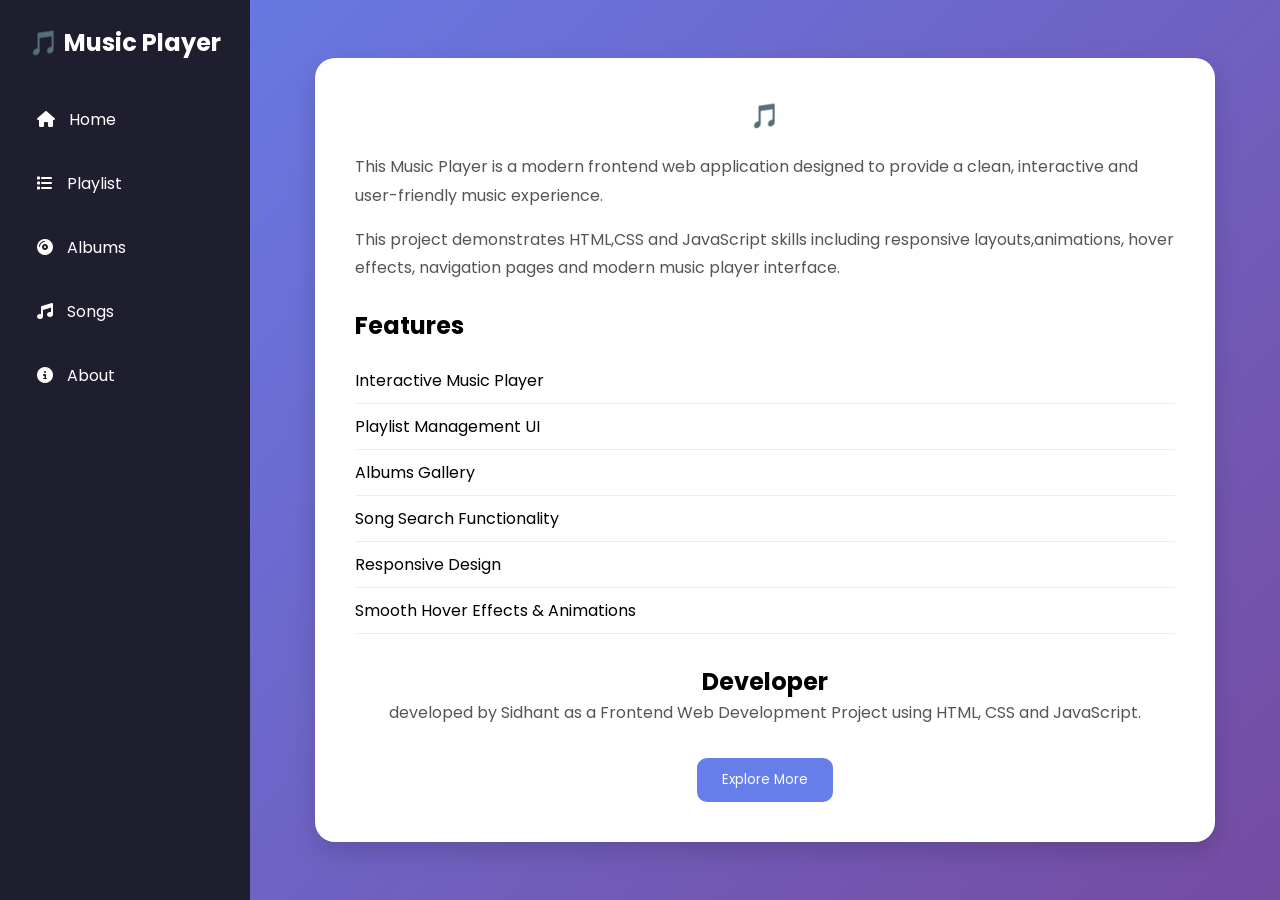
<file: pages/about.html>
<!DOCTYPE html>
<html lang="en">
<head>
    <meta charset="UTF-8">
    <meta name="viewport" content="width=device-width, initial-scale=1.0">
    <title>About - Music Player</title>

    <link rel="stylesheet" href="../css/style.css">

    <link rel="stylesheet"
    href="https://cdnjs.cloudflare.com/ajax/libs/font-awesome/6.5.1/css/all.min.css">
</head>
<body>

    <!-- sidebar -->
    <div class="sidebar">

        <h2>🎵 Music Player</h2>

        <ul>
            <li><a href="home.html"><i class="fas fa-home"></i> Home</a></li>
            <li><a href="playlist.html"><i class="fas fa-list"></i> Playlist</a></li>
            <li><a href="albums.html"><i class="fas fa-compact-disc"></i> Albums</a></li>
            <li><a href="songs.html"><i class="fas fa-music"></i> Songs</a></li>
            <li><a href="about.html"><i class="fas fa-info-circle"></i> About</a></li>
        </ul>

    </div>

    <!-- Main content -->
    <div class="main-content">

        <section class="about-container">

            <div class="about-card">

                <h1 ><center>🎵</center></h1>

                <p>
                    This Music Player is a modern frontend web application
                    designed to provide a clean, interactive and user-friendly
                    music experience.
                </p>

                <p>
                    This project demonstrates HTML,CSS and JavaScript skills
                    including responsive layouts,animations, hover effects,
                    navigation pages and modern music player interface.
                </p>

                <!-- sone features -->
                
                <div class="features-box">

                    <h2> Features</h2>

                    <ul>
                        <li> Interactive Music Player</li>
                        <li> Playlist Management UI</li>
                        <li> Albums Gallery</li>
                        <li> Song Search Functionality</li>
                        <li> Responsive Design</li>
                        <li> Smooth Hover Effects & Animations</li>
                    </ul>

                </div>
                <!-- Developer information -->
                <div class="developer-box">

                    <h2> Developer</h2>

                    <p>
                        developed by Sidhant as a Frontend Web Development Project
                        using HTML, CSS and JavaScript.
                    </p>

                    <button class="about-btn">
                        Explore More
                    </button>

                </div>

            </div>

        </section>

    </div>

</body>
</html>
</file>
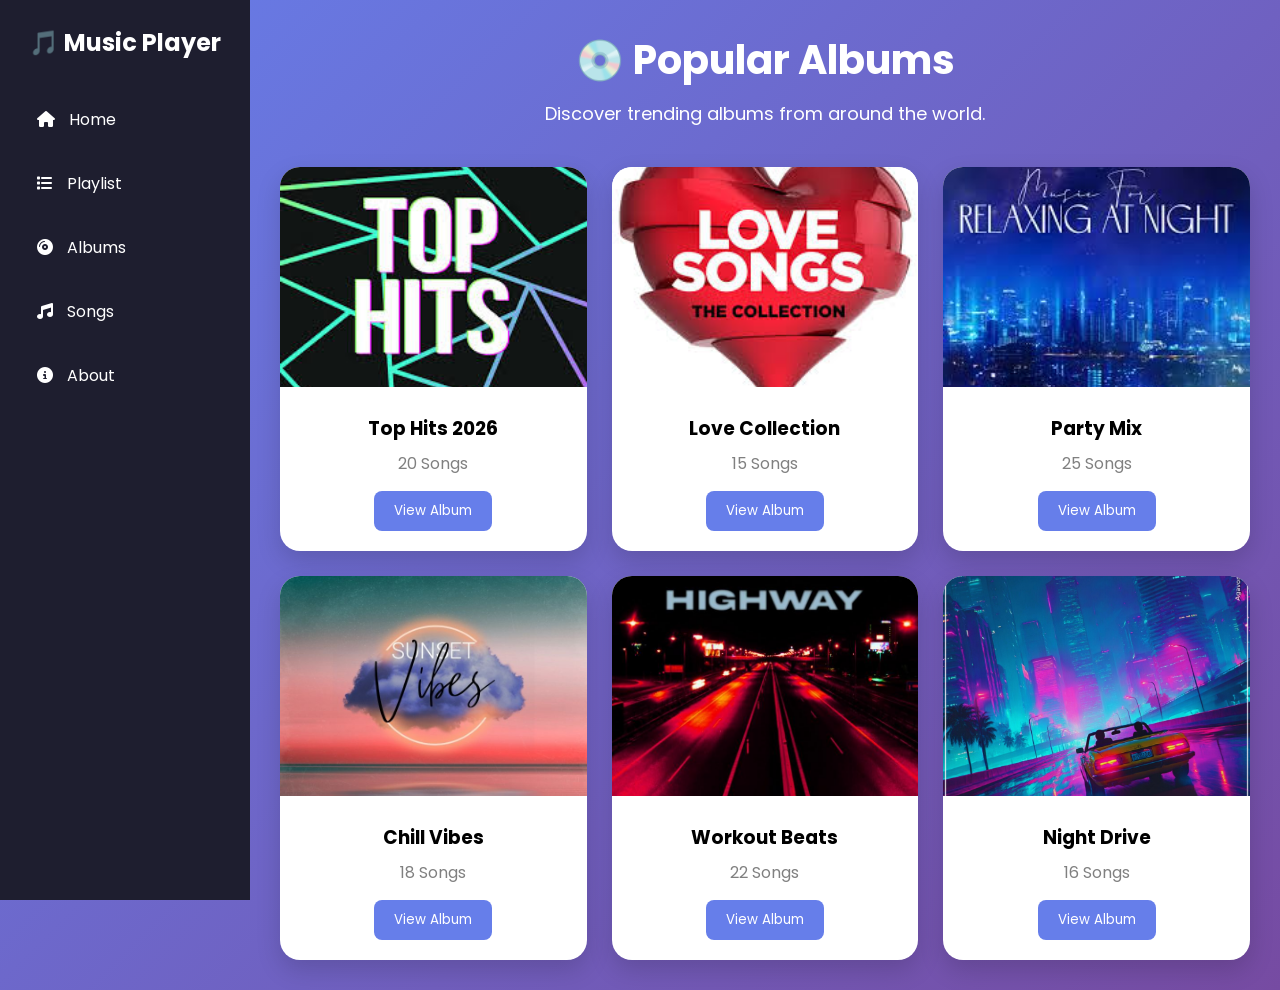
<file: pages/albums.html>
<!DOCTYPE html>
<html lang="en">
<head>
    <meta charset="UTF-8">
    <meta name="viewport" content="width=device-width, initial-scale=1.0">
    <title>Albums - Music Player</title>

    <link rel="stylesheet" href="../css/style.css">

    <link rel="stylesheet"
    href="https://cdnjs.cloudflare.com/ajax/libs/font-awesome/6.5.1/css/all.min.css">
</head>
<body>

    <!-- sidebar -->
    <div class="sidebar">

        <h2>🎵 Music Player</h2>

        <ul>
            <li><a href="home.html"><i class="fas fa-home"></i> Home</a></li>
            <li><a href="playlist.html"><i class="fas fa-list"></i> Playlist</a></li>
            <li><a href="albums.html"><i class="fas fa-compact-disc"></i> Albums</a></li>
            <li><a href="songs.html"><i class="fas fa-music"></i> Songs</a></li>
            <li><a href="about.html"><i class="fas fa-info-circle"></i> About</a></li>
        </ul>

    </div>

    <!-- Main content -->
    <div class="main-content">

        <!-- Header -->
        <section class="page-header">
            <h1>💿 Popular Albums</h1>
            <p>Discover trending albums from around the world.</p>
        </section>

        <!-- Albums grids-->
        <div class="albums-grid">

            <div class="album-card">
                <img src="../images/album1.jpg" alt="Album">
                <div class="album-info">
                    <h3>Top Hits 2026</h3>
                    <p>20 Songs</p>
                    <button>View Album</button>
                </div>
            </div>

            <div class="album-card">
                <img src="../images/album2.jpg" alt="Album">
                <div class="album-info">
                    <h3>Love Collection</h3>
                    <p>15 Songs</p>
                    <button>View Album</button>
                </div>
            </div>

            <div class="album-card">
                <img src="../images/album3.jpg" alt="Album">
                <div class="album-info">
                    <h3>Party Mix</h3>
                    <p>25 Songs</p>
                    <button>View Album</button>
                </div>
            </div>

            <div class="album-card">
                <img src="../images/album4.jpg" alt="Album">
                <div class="album-info">
                    <h3>Chill Vibes</h3>
                    <p>18 Songs</p>
                    <button>View Album</button>
                </div>
            </div>

            <div class="album-card">
                <img src="../images/album5.jpg" alt="Album">
                <div class="album-info">
                    <h3>Workout Beats</h3>
                    <p>22 Songs</p>
                    <button>View Album</button>
                </div>
            </div>

            <div class="album-card">
                <img src="../images/album6.jpg" alt="Album">
                <div class="album-info">
                    <h3>Night Drive</h3>
                    <p>16 Songs</p>
                    <button>View Album</button>
                </div>
            </div>

        </div>

    </div>

</body>
</html>
</file>
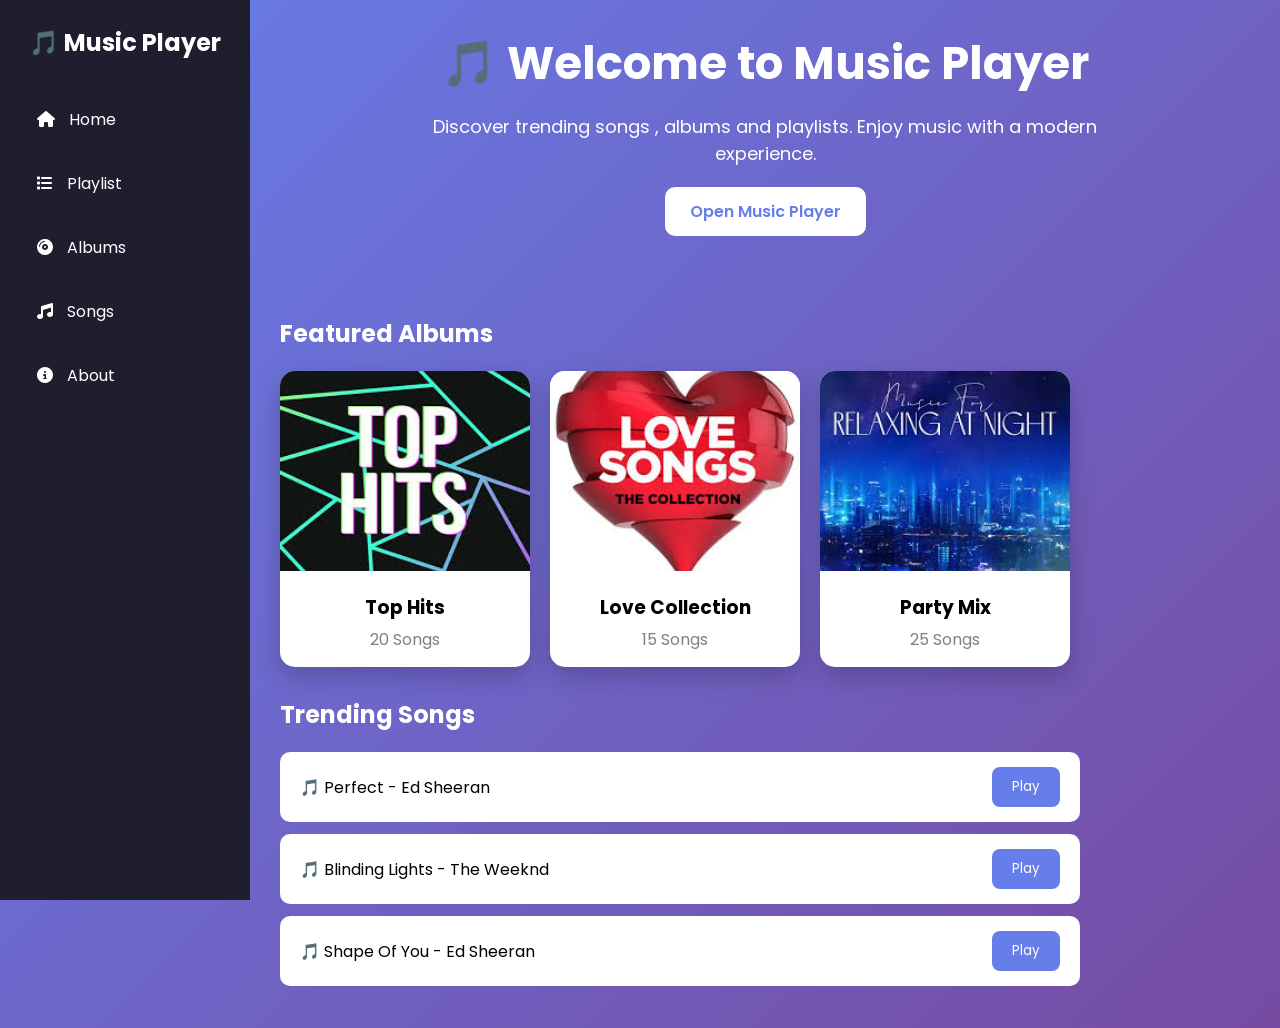
<file: pages/home.html>
<!DOCTYPE html>
<html lang="en">
<head>
    <meta charset="UTF-8">
    <meta name="viewport" content="width=device-width, initial-scale=1.0">
    <title>Music Player - Home</title>

    <link rel="stylesheet" href="../css/style.css">

    <link rel="stylesheet"
    href="https://cdnjs.cloudflare.com/ajax/libs/font-awesome/6.5.1/css/all.min.css">
</head>
<body>

    <!-- Sidebar -->
    <div class="sidebar">

        <h2>🎵 Music Player</h2>

        <ul>
            <li><a href="home.html"><i class="fas fa-home"></i> Home</a></li>

            <li><a href="playlist.html"><i class="fas fa-list"></i> Playlist</a></li>

            <li><a href="albums.html"><i class="fas fa-compact-disc"></i> Albums</a></li>

            <li><a href="songs.html"><i class="fas fa-music"></i> Songs</a></li>

            <li><a href="about.html"><i class="fas fa-info-circle"></i> About</a></li>
        </ul>

    </div>

    <!-- main content -->
    <div class="main-content">

        <!-- hero section -->
        <section class="hero-section">

            <h1>🎵 Welcome to Music Player</h1>

            <p>
                Discover trending songs , albums and playlists.
                Enjoy music with a modern experience.
            </p>

            <a href="../index.html" class="hero-btn">
                Open Music Player
            </a>

        </section>

        <!-- Featured albums -->
        <section class="featured-section">

            <h2>Featured Albums</h2>

            <div class="card-container">

                <div class="music-card">
                    <img src="../images/album1.jpg" alt="">
                    <h3>Top Hits</h3>
                    <p>20 Songs</p>
                </div>

                <div class="music-card">
                    <img src="../images/album2.jpg" alt="">
                    <h3>Love Collection</h3>
                    <p>15 Songs</p>
                </div>

                <div class="music-card">
                    <img src="../images/album3.jpg" alt="">
                    <h3>Party Mix</h3>
                    <p>25 Songs</p>
                </div>

            </div>

        </section>

        <!-- Trending Songs -->
        <section class="featured-section">

            <h2>Trending Songs</h2>

            <div class="song-list">

                <div class="song-item">
                    <span>🎵 Perfect - Ed Sheeran</span>
                    <button>Play</button>
                </div>

                <div class="song-item">
                    <span>🎵 Blinding Lights - The Weeknd</span>
                    <button>Play</button>
                </div>

                <div class="song-item">
                    <span>🎵 Shape Of You - Ed Sheeran</span>
                    <button>Play</button>
                </div>

            </div>

        </section>

    </div>

</body>
</html>
</file>
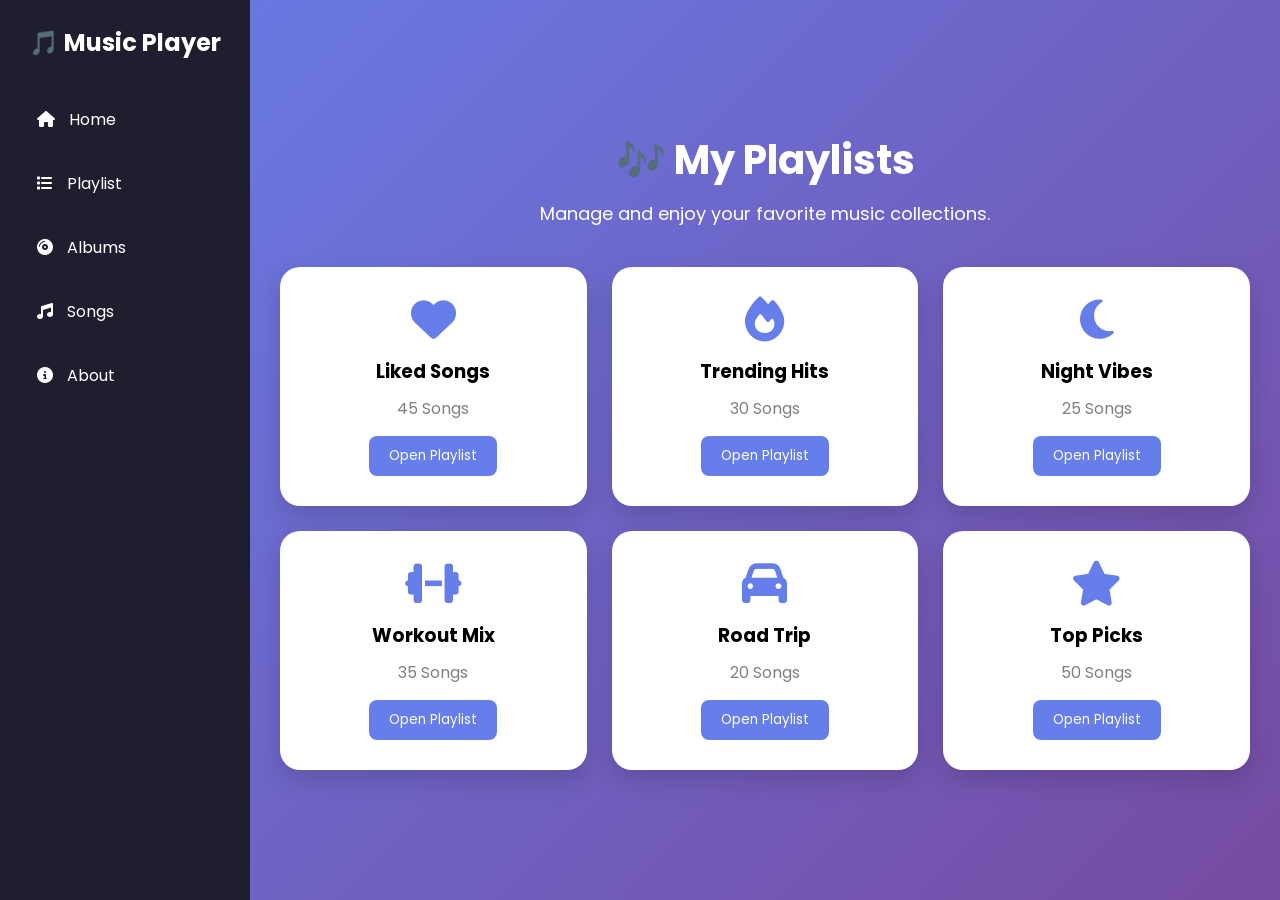
<file: pages/playlist.html>
<!DOCTYPE html>
<html lang="en">
<head>
    <meta charset="UTF-8">
    <meta name="viewport" content="width=device-width, initial-scale=1.0">
    <title>Playlist - Music Player</title>

    <link rel="stylesheet" href="../css/style.css">

    <link rel="stylesheet"
    href="https://cdnjs.cloudflare.com/ajax/libs/font-awesome/6.5.1/css/all.min.css">
</head>
<body>

    <!-- sidebar -->
    <div class="sidebar">

        <h2>🎵 Music Player</h2>

        <ul>
            <li><a href="home.html"><i class="fas fa-home"></i> Home</a></li>
            <li><a href="playlist.html"><i class="fas fa-list"></i> Playlist</a></li>
            <li><a href="albums.html"><i class="fas fa-compact-disc"></i> Albums</a></li>
            <li><a href="songs.html"><i class="fas fa-music"></i> Songs</a></li>
            <li><a href="about.html"><i class="fas fa-info-circle"></i> About</a></li>
        </ul>

    </div>

    <!-- main content -->
    <div class="main-content">

        <!-- page header -->
        <section class="page-header">
            <h1>🎶 My Playlists</h1>
            
            <p>Manage and enjoy your favorite music collections.</p>
        </section>

        
        <!-- 6 playlist sections given -->
        
        <div class="playlist-grid">

            <div class="playlist-card">
                <i class="fas fa-heart"></i>
                <h3>Liked Songs</h3>
                <p>45 Songs</p>
                <button>Open Playlist</button>
            </div>

            <div class="playlist-card">
                <i class="fas fa-fire"></i>
                <h3>Trending Hits</h3>
                <p>30 Songs</p>
                <button>Open Playlist</button>
            </div>

            <div class="playlist-card">
                <i class="fas fa-moon"></i>
                <h3>Night Vibes</h3>
                <p>25 Songs</p>
                <button>Open Playlist</button>
            </div>

            <div class="playlist-card">
                <i class="fas fa-dumbbell"></i>
                <h3>Workout Mix</h3>
                <p>35 Songs</p>
                <button>Open Playlist</button>
            </div>

            <div class="playlist-card">
                <i class="fas fa-car"></i>
                <h3>Road Trip</h3>
                <p>20 Songs</p>
                <button>Open Playlist</button>
            </div>

            <div class="playlist-card">
                <i class="fas fa-star"></i>
                <h3>Top Picks</h3>
                <p>50 Songs</p>
                <button>Open Playlist</button>
            </div>

        </div>

    </div>

</body>
</html>
</file>
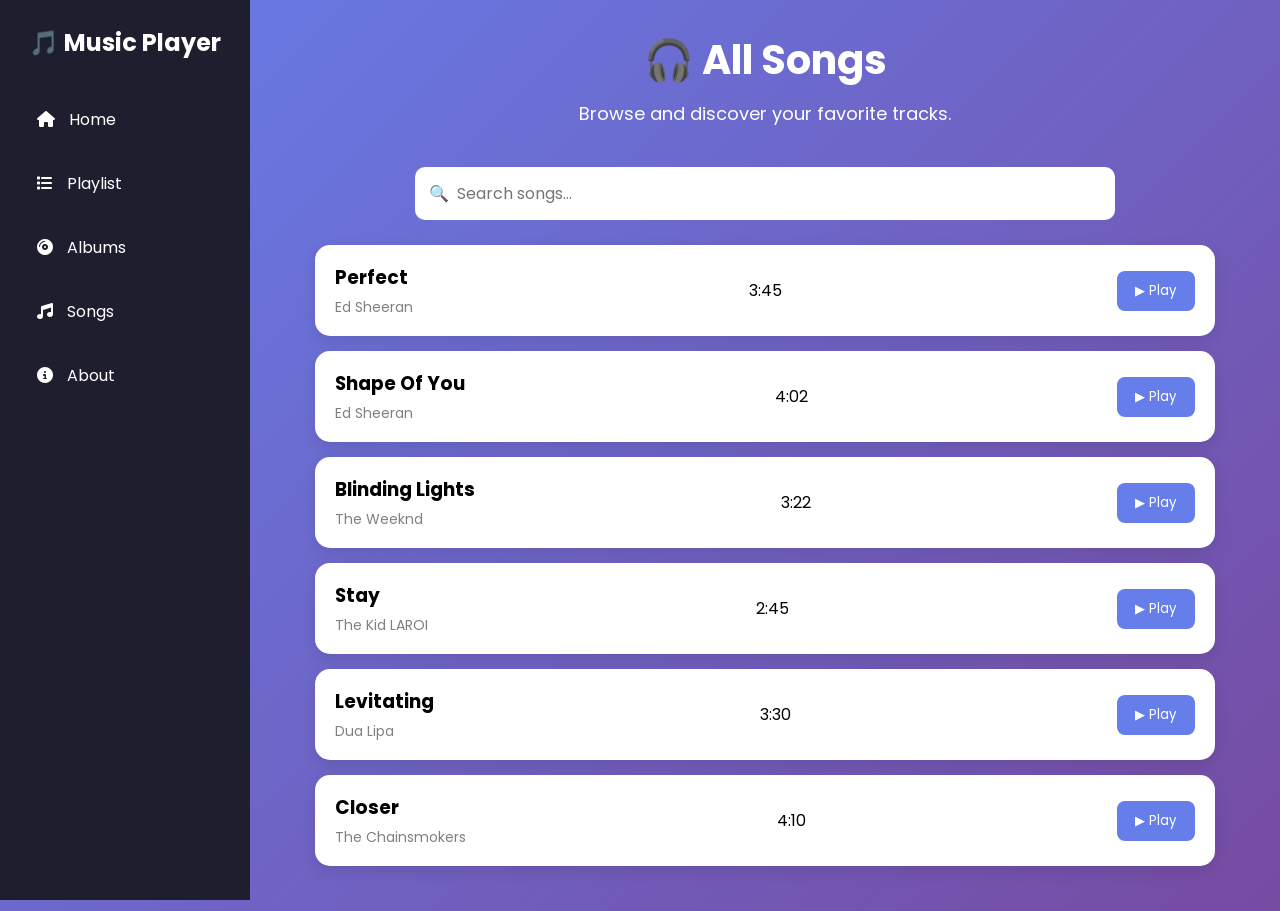
<file: pages/songs.html>
<!DOCTYPE html>
<html lang="en">
<head>
    <meta charset="UTF-8">
    <meta name="viewport" content="width=device-width, initial-scale=1.0">
    <title>Songs - Music Player</title>

    <link rel="stylesheet" href="../css/style.css">

    <link rel="stylesheet"
    href="https://cdnjs.cloudflare.com/ajax/libs/font-awesome/6.5.1/css/all.min.css">
</head>
<body>

    <!-- sidebar -->
    <div class="sidebar">

        <h2>🎵 Music Player</h2>

        <ul>
            <li><a href="home.html"><i class="fas fa-home"></i> Home</a></li>
            <li><a href="playlist.html"><i class="fas fa-list"></i> Playlist</a></li>
            <li><a href="albums.html"><i class="fas fa-compact-disc"></i> Albums</a></li>
            <li><a href="songs.html"><i class="fas fa-music"></i> Songs</a></li>
            <li><a href="about.html"><i class="fas fa-info-circle"></i> About</a></li>
        </ul>

    </div>

    <!-- main content -->
    <div class="main-content">

        <section class="page-header">
            <h1> 🎧 All Songs  </h1>
            <p>Browse and discover your favorite tracks.</p>
        </section>

        <!-- Search Bar -->
        <div class="search-container">
            <input
                type="text"
                id="songSearch"
                placeholder="🔍  Search songs..."
            >
        </div>

        <!-- 6 songs given -->
        <div class="songs-container">

            <div class="song-row">
                <div>
                    <h3>Perfect</h3>
                    <p>Ed Sheeran</p>
                </div>
                <span>3:45</span>
                <button>▶ Play</button>
            </div>

            <div class="song-row">
                <div>
                    <h3>Shape Of You</h3>
                    <p>Ed Sheeran</p>
                </div>
                <span>4:02</span>
                <button>▶ Play</button>
            </div>

            <div class="song-row">
                <div>
                    <h3>Blinding Lights</h3>
                    <p>The Weeknd</p>
                </div>
                <span>3:22</span>
                <button>▶ Play</button>
            </div>

            <div class="song-row">
                <div>
                    <h3>Stay</h3>
                    <p>The Kid LAROI</p>
                </div>
                <span>2:45</span>
                <button>▶ Play</button>
            </div>

            <div class="song-row">
                <div>
                    <h3>Levitating</h3>
                    <p>Dua Lipa</p>
                </div>
                <span>3:30</span>
                <button>▶ Play</button>
            </div>

            <div class="song-row">
                <div>
                    <h3>Closer</h3>
                    <p>The Chainsmokers</p>
                </div>
                <span>4:10</span>
                <button>▶ Play</button>
            </div>

        </div>

    </div>

    <script src="../js/script.js"></script>

</body>
</html>
</file>
<file: css/style.css>
/* google font */
@import url('https://fonts.googleapis.com/css2?family=Poppins:wght@300;400;500;600&display=swap');

*{
    margin:0;
    padding:0;
    box-sizing:border-box;
    font-family:'Poppins',sans-serif;
}

body{
    min-height:100vh;
    display:flex;
    background:linear-gradient(135deg,#667eea,#764ba2);
}

/* sidebar */

.sidebar{
    width:250px;
    height:100vh;
    background:#1e1e2f;
    color:white;
    padding:25px;
    position:fixed;
    left:0;
    top:0;
}

.sidebar h2{
    text-align:center;
    margin-bottom:35px;
}

.sidebar ul{
    list-style:none;
}

.sidebar ul li{
    margin:15px 0;
}

.sidebar ul li a{
    color:white;
    text-decoration:none;
    display:block;
    padding:12px;
    border-radius:10px;
    transition:0.3s;
}

.sidebar ul li a:hover{
    background:#667eea;
    transform:translateX(8px);
}

.sidebar i{
    margin-right:10px;
}

/* main content */

.main-content{
    margin-left:250px;
    width:100%;
    display:flex;
    justify-content:center;
    align-items:center;
    flex-direction:column;
    padding:30px;
}

.main-content h1{
    color:white;
    margin-bottom:20px;
}

/*  */

.player-card{
    width:380px;
    background:white;
    padding:30px;
    border-radius:35px;
    text-align:center;
    box-shadow:0 15px 35px rgba(0,0,0,0.2);
    transition:0.4s;
}

.player-card:hover{
    transform:translateY(-8px);
}

.player-card h2{
    margin-top:15px;
}

.player-card p{
    color:gray;
    margin-top:5px;
}

/* album cover */

.album-cover{
    width:190px;
    height:190px;
    object-fit:cover ;
    border-radius:25px;
    transition:0.5s;
    cursor:pointer;
}

.album-cover:hover{
    transform:scale(1.05);
}

/* album animation */

.album-cover.playing{
    animation:rotateAlbum 5s linear infinite ;
}

@keyframes rotateAlbum{
    from{
        transform:rotate(0deg);
    }
    to{
        transform:rotate(360deg);
    }
}

/* progress bar*/

.progress-section{
    margin-top:20px;
    display:flex;
    align-items:center;
    gap:10px;
}

.progress-section input{
    flex:1;
    cursor:pointer;
}

/* control */

.controls{
    margin-top:25px;
    display:flex;
    justify-content:center;
    gap:20px;
}

.controls button{
    border:none;
    width:55px;
    height:55px;
    border-radius:50%;
    background:#667eea;
    color:white;
    font-size:18px;
    cursor:pointer;
    transition:0.3s;
}

.controls button:hover{
    transform:scale(1.15);
    box-shadow:0 8px 20px rgba(102,126,234,0.4);
}

.controls button:active{
    transform:scale(0.95);
}

.play-btn{
    width:65px !important;
    height:65px !important;
    font-size:22px !important;
}

/*volume */

.volume-section{
    margin-top:25px;
    display:flex;
    align-items:center;
    gap:10px;
}

.volume-section input{
    flex:1;
    cursor:pointer;
}

/**/

@media(max-width:768px){

    body{
        flex-direction:column;
    }

    .sidebar{
        width:100%;
        height:auto;
        position:relative;
    }

    .main-content{
        margin-left:0;
        padding:20px;
    }

    .player-card{
        width:100%;
        max-width:350px;
    }

    .album-cover{
        width:200px;
        height:200px;
    }
}

/* animation fade in  */

.player-card{
    animation:fadeIn 1s ease;
}

@keyframes fadeIn{
    from{
        opacity:0;
        transform:translateY(30px);
    }
    to{
        opacity:1;
        transform:translateY(0);
    }
}

                /* home.html */

.hero-section{
    text-align:center;
    color:white;
    margin-bottom:50px;
}

.hero-section h1{
    font-size:45px;
    margin-bottom:15px;
}

.hero-section p{
    font-size:18px;
    max-width:700px;
    margin:auto;
}

.hero-btn{
    display:inline-block;
    margin-top:20px;
    padding:12px 25px;
    background:white;
    color:#667eea;
    text-decoration:none;
    border-radius:10px;
    font-weight:600;
    transition:0.3s;
}

.hero-btn:hover{
    transform:translateY(-5px);
}

.featured-section{
    width:100%;
    margin-top:30px;
}

.featured-section h2{
    color:white;
    margin-bottom:20px;
}

.card-container{
    display:flex;
    gap:20px;
    flex-wrap:wrap;
}

.music-card{
    width:250px;
    background:white;
    border-radius:15px;
    overflow:hidden;
    box-shadow:0 10px 25px rgba(0,0,0,0.2);
    transition:0.4s;
    cursor:pointer;
}

.music-card:hover{
    transform:translateY(-10px) scale(1.03);
}

.music-card img{
    width:100%;
    height:200px;
    object-fit:cover;
}

.music-card h3{
    margin:15px 0 5px;
    text-align:center;
}

.music-card p{
    text-align:center;
    margin-bottom:15px;
    color:gray;
}

.song-list{
    width:100%;
    max-width:800px;
}

.song-item{
    background:white;
    padding:15px 20px;
    margin:12px 0;
    border-radius:10px;
    display:flex;
    justify-content:space-between;
    align-items:center;
    transition:0.3s;
}

.song-item:hover{
    transform:translateX(8px);
}

.song-item button{
    border:none;
    background:#667eea;
    color:white;
    padding:10px 20px;
    border-radius:8px;
    cursor:pointer;
    transition:0.3s;
}

.song-item button:hover{
    transform:scale(1.08);
}

                /* playlist page */

.page-header{
    text-align:center;
    color:white;
    margin-bottom:40px;
}

.page-header h1{
    font-size:40px;
    margin-bottom:10px;
}

.page-header p{
    font-size:18px;
}


.playlist-grid{
    width:100%;
    display:grid;
    grid-template-columns:repeat(auto-fit,minmax(250px,1fr));
    gap:25px;
}

/* Playlist Card */

.playlist-card{
    background:white;
    padding:30px;
    border-radius:20px;
    text-align:center;
    box-shadow:0 10px 25px rgba(0,0,0,0.15);
    transition:0.4s;
    cursor:pointer;
}

.playlist-card:hover{
    transform:translateY(-10px);
}

.playlist-card i{
    font-size:45px;
    color:#667eea;
    margin-bottom:15px;
}

.playlist-card h3{
    margin-bottom:10px;
}

.playlist-card p{
    color:gray;
    margin-bottom:15px;
}

.playlist-card button{
    border:none;
    background:#667eea;
    color:white;
    padding:10px 20px;
    border-radius:8px;
    cursor:pointer;
    transition:0.3s;
}

.playlist-card button:hover{
    transform:scale(1.08);
    box-shadow:0 5px 15px rgba(102,126,234,0.4);
}

                /* albums page */

.albums-grid{
    width:100%;
    display:grid;
    grid-template-columns:repeat(auto-fit,minmax(280px,1fr));
    gap:25px;
}

.album-card{
    background:white;
    border-radius:20px;
    overflow:hidden;
    box-shadow:0 10px 25px rgba(0,0,0,0.15);
    transition:0.4s;
    cursor:pointer;
}

.album-card:hover{
    transform:translateY(-10px) scale(1.02);
}

.album-card img{
    width:100%;
    height:220px;
    object-fit:cover;
    transition:0.4s;
}

.album-card:hover img{
    transform:scale(1.08);
}

.album-info{
    padding:20px;
    text-align:center;
}

.album-info h3{
    margin-bottom:8px;
}

.album-info p{
    color:gray;
    margin-bottom:15px;
}

.album-info button{
    border:none;
    background:#667eea;
    color:white;
    padding:10px 20px;
    border-radius:8px;
    cursor:pointer;
    transition:0.3s;
}

.album-info button:hover{
    transform:scale(1.08);
    box-shadow:0 5px 15px rgba(102,126,234,0.4);
}

                /* songs page */

.search-container{
    width:100%;
    max-width:700px;
    margin-bottom:25px;
}

.search-container input{
    width:100%;
    padding:14px;
    border:none;
    border-radius:10px;
    font-size:16px;
    outline:none;
}

.songs-container{
    width:100%;
    max-width:900px;
}

.song-row{
    background:white;
    margin-bottom:15px;
    padding:18px 20px;
    border-radius:15px;
    display:flex;
    justify-content:space-between;
    align-items:center;
    box-shadow:0 5px 15px rgba(0,0,0,0.1);
    transition:0.3s;
}

.song-row:hover{
    transform:translateX(10px);
}

.song-row h3{
    margin-bottom:5px;
}

.song-row p{
    color:gray;
    font-size:14px;
}

.song-row button{
    border:none;
    background:#667eea;
    color:white;
    padding:10px 18px;
    border-radius:8px;
    cursor:pointer;
    transition:0.3s;
}

.song-row button:hover{
    transform:scale(1.08);
    box-shadow:0 5px 15px rgba(102,126,234,0.4);
}

                /* About page */

.about-container{
    width:100%;
    display:flex;
    justify-content:center;
    align-items:center;
}

.about-card{
    max-width:900px;
    background:white;
    padding:40px;
    border-radius:20px;
    box-shadow:0 10px 25px rgba(0,0,0,0.15);
    transition:0.4s;
}

.about-card:hover{
    transform:translateY(-8px);
}

.about-card h1{
    text-align:center;
    margin-bottom:20px;
}

.about-card p{
    color:#555;
    line-height:1.8;
    margin-bottom:15px;
}

.features-box{
    margin-top:25px;
}

.features-box h2{
    margin-bottom:15px;
}

.features-box ul{
    list-style:none;
}

.features-box li{
    padding:10px 0;
    border-bottom:1px solid #eee;
}

.developer-box{
    margin-top:30px;
    text-align:center;
}

.about-btn{
    margin-top:15px;
    border:none;
    background:#667eea;
    color:white;
    padding:12px 25px;
    border-radius:10px;
    cursor:pointer;
    transition:0.3s;
}

.about-btn:hover{
    transform:scale(1.08);
    box-shadow:0 5px 15px rgba(102,126,234,0.4);
}
</file>
